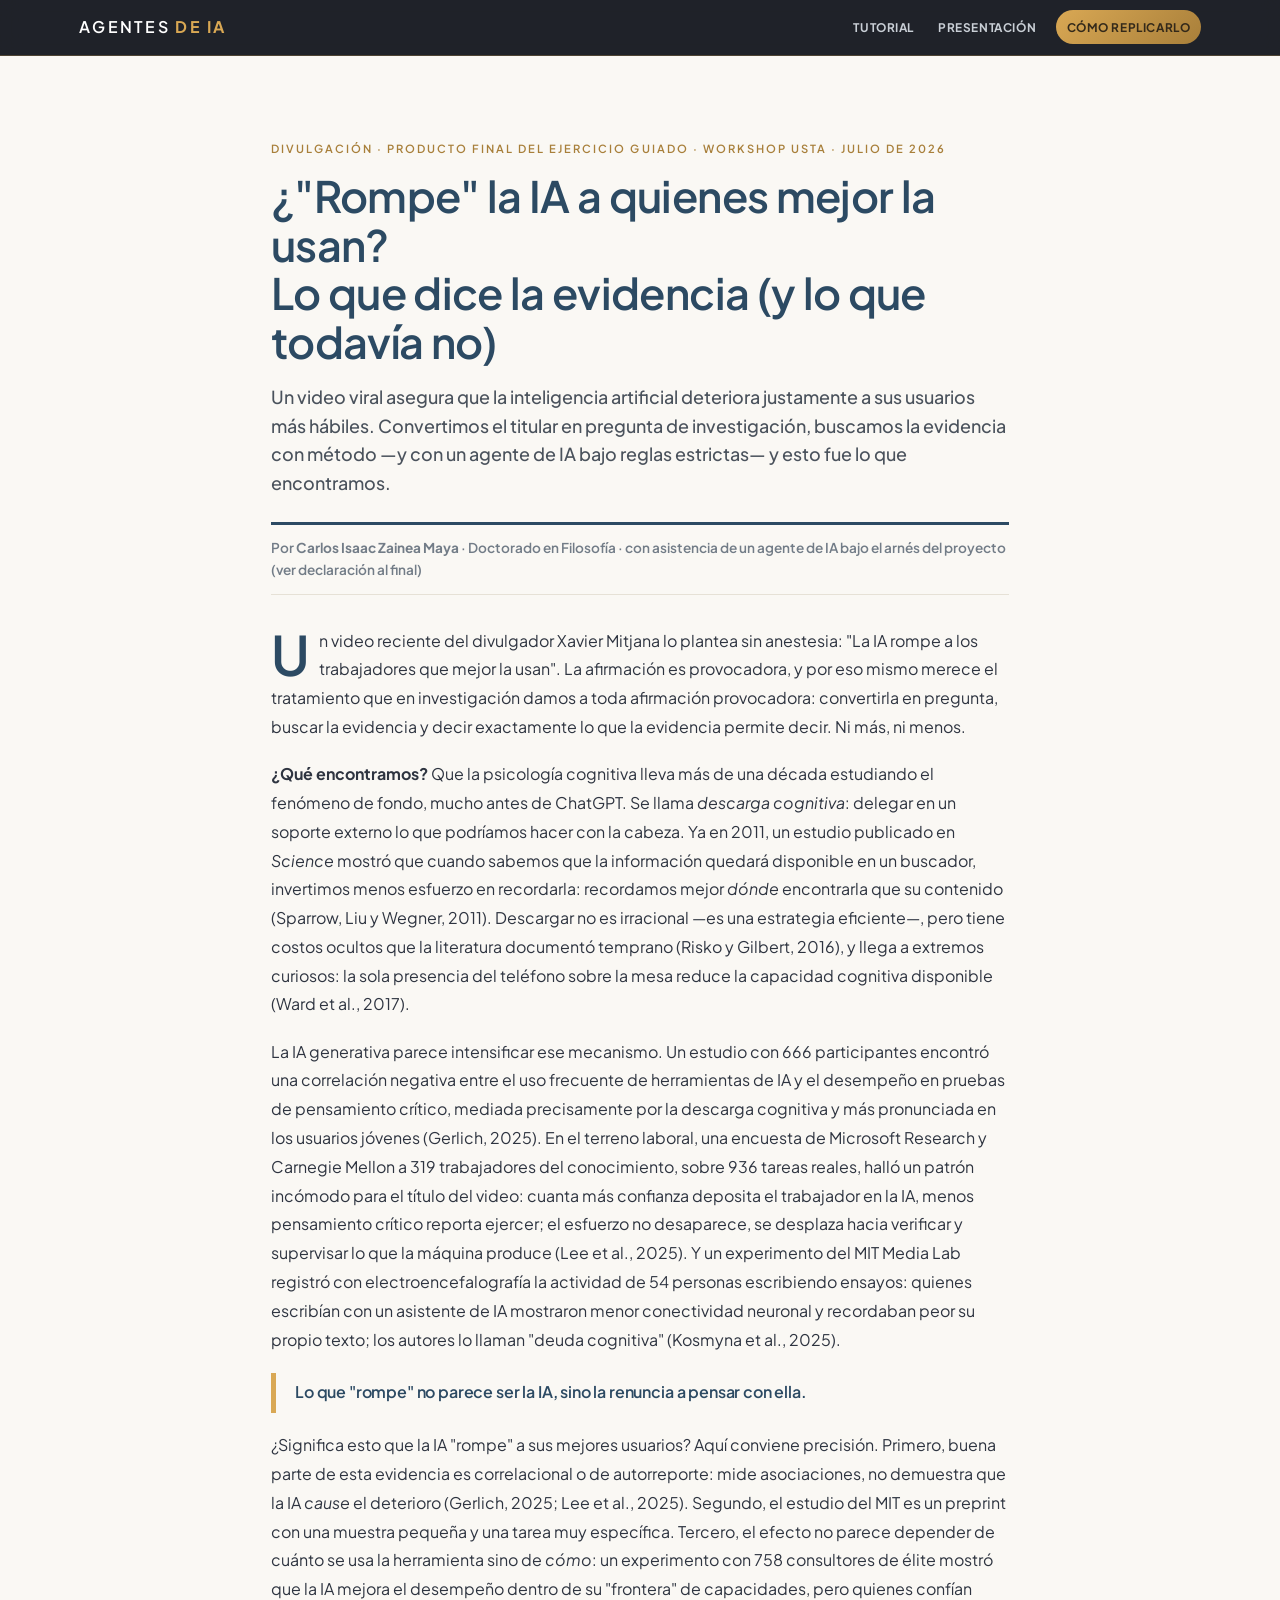
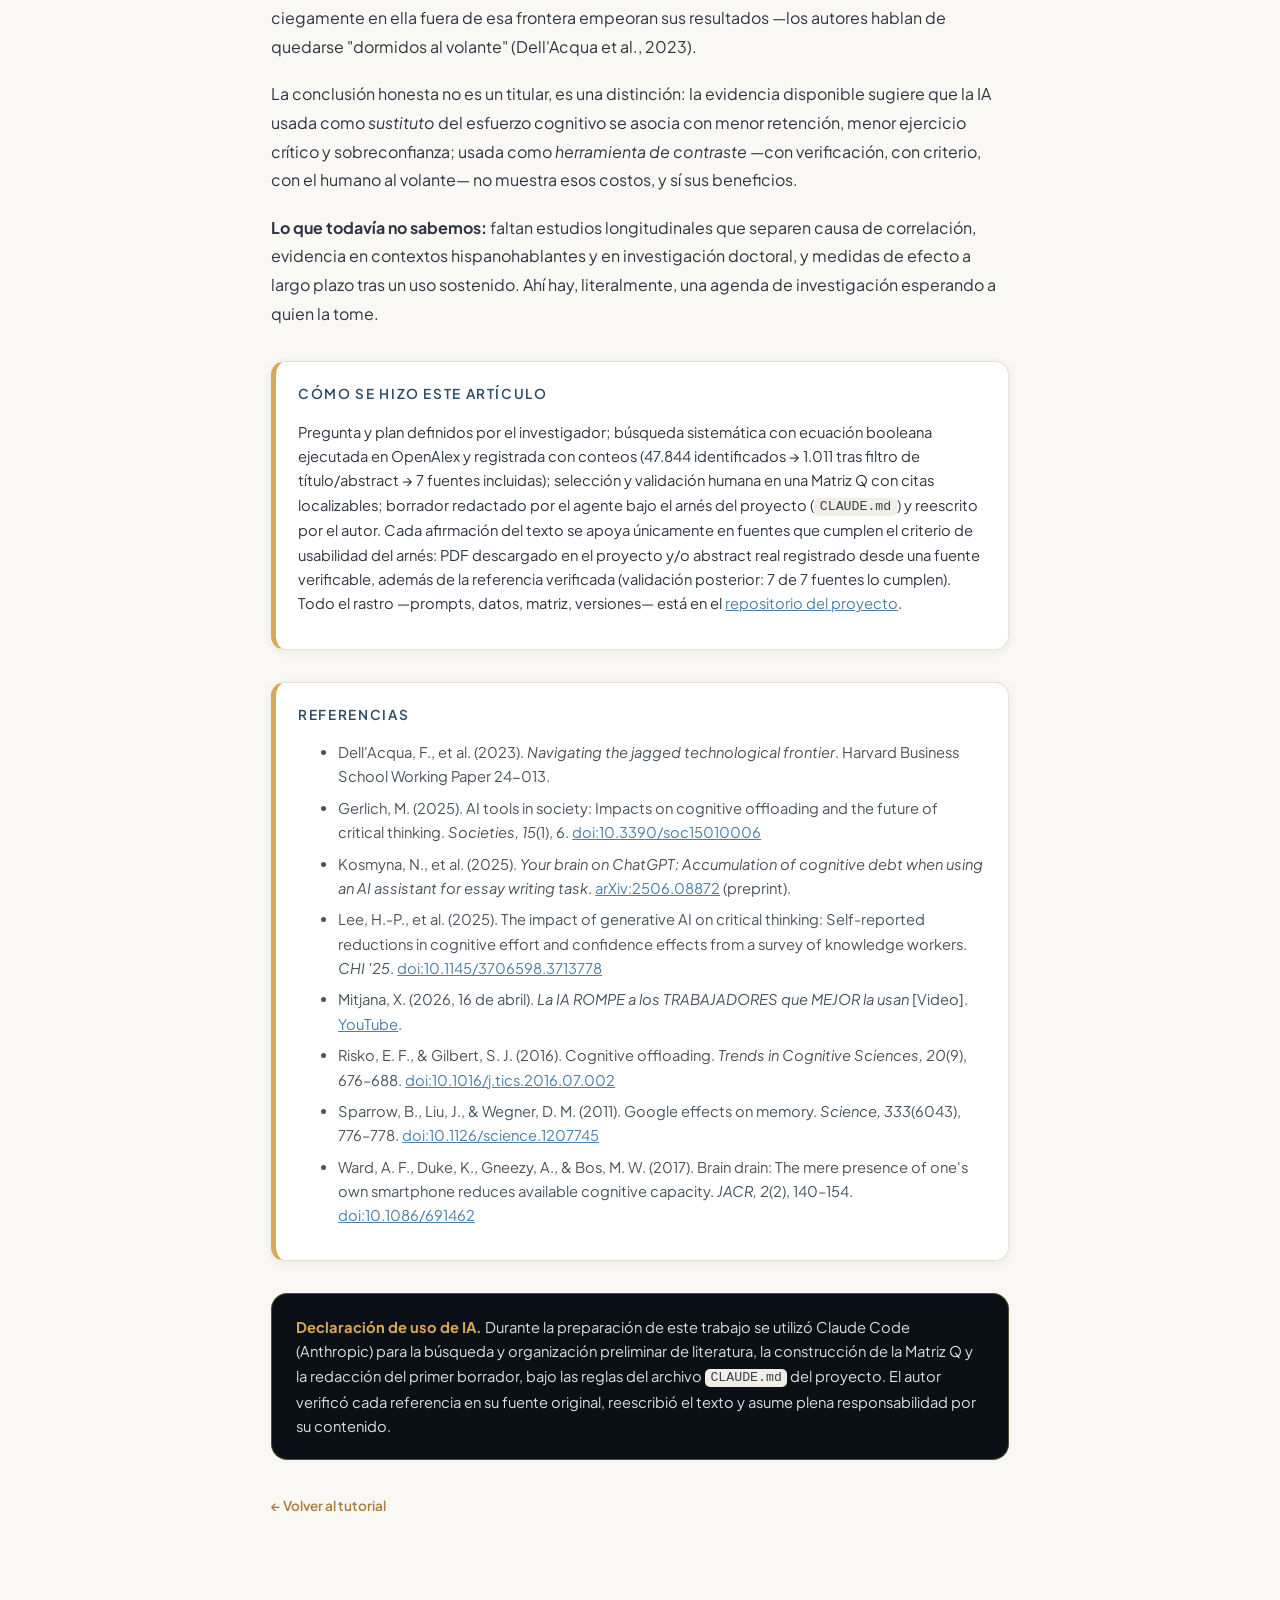
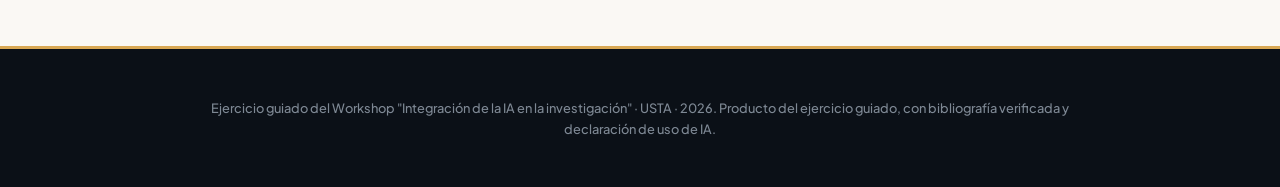
<file: articulo.html>
<!DOCTYPE html>
<html lang="es">
<head>
<meta charset="UTF-8">
<meta name="viewport" content="width=device-width, initial-scale=1.0">
<title>¿"Rompe" la IA a quienes mejor la usan? — Artículo de divulgación</title>
<meta name="description" content="Artículo de divulgación producido en el ejercicio guiado del Workshop USTA 2026: qué dice la evidencia sobre IA, carga cognitiva y pensamiento crítico.">
<link rel="icon" href="data:image/svg+xml,<svg xmlns='http://www.w3.org/2000/svg' viewBox='0 0 100 100'><text y='.9em' font-size='90'>📰</text></svg>">
<link rel="preconnect" href="https://fonts.googleapis.com">
<link rel="preconnect" href="https://fonts.gstatic.com" crossorigin>
<link href="https://fonts.googleapis.com/css2?family=Plus+Jakarta+Sans:ital,wght@0,200..800;1,200..800&display=swap" rel="stylesheet">
<link rel="stylesheet" href="assets/styles.css">
<style>
  .art-page{max-width:780px;margin:0 auto;padding:3.2rem 1.3rem 4rem}
  .art-back{font-size:.85rem;text-decoration:none;font-weight:600;color:var(--dorado-2)}
  .art-kick{font-size:.7rem;font-weight:600;letter-spacing:.18em;text-transform:uppercase;color:var(--dorado-2);margin:2rem 0 .9rem}
  h1.art-h{color:var(--azul);font-size:clamp(1.8rem,4.6vw,2.7rem);font-weight:600;line-height:1.13;letter-spacing:-.015em;margin:0 0 1rem}
  .art-stand{font-size:1.12rem;line-height:1.6;color:#4A525C;font-weight:500;margin:0 0 1.5rem}
  .art-by{font-size:.85rem;color:var(--muted);border-top:3px solid var(--azul);border-bottom:1px solid var(--line);padding:.75rem 0;margin-bottom:2rem;font-weight:600}
  .art-body p{font-size:1rem;line-height:1.8;margin:1.15rem 0}
  .art-body p:first-of-type::first-letter{font-size:3.4rem;float:left;line-height:.85;padding:.3rem .6rem 0 0;color:var(--azul);font-weight:600}
  .art-pull{font-size:1.3rem;font-weight:600;line-height:1.45;color:var(--azul);border-left:5px solid var(--dorado);padding:.35rem 0 .35rem 1.2rem;margin:1.9rem 0;letter-spacing:-.01em}
  .art-box{background:#fff;border:1px solid var(--line);border-left:5px solid var(--dorado);border-radius:14px;padding:1.2rem 1.4rem;margin:2rem 0;box-shadow:var(--sh-sm)}
  .art-box h3{margin:.1rem 0 .7rem;color:var(--azul);font-size:.85rem;font-weight:600;text-transform:uppercase;letter-spacing:.12em}
  .art-box p,.art-box li{font-size:.92rem}
  .art-refs{font-size:.85rem;color:#4A525C}
  .art-refs li{margin:.45rem 0}
  .art-decl{background:var(--azul-deep);color:#DCDFE3;border-radius:16px;padding:1.3rem 1.5rem;margin:2rem 0;font-size:.92rem;border:1px solid rgba(198,164,78,.4)}
  .art-decl b{color:var(--dorado)}
</style>
</head>
<body>
<nav class="topnav" aria-label="Navegación">
  <div class="nav-inner">
    <a class="brand" href="index.html">AGENTES<span>DE IA</span></a>
    <div class="nav-links">
      <a href="index.html">Tutorial</a>
      <a href="presentacion.html">Presentación</a>
      <a href="index.html#hazlo" class="nav-cta">Cómo replicarlo</a>
    </div>
  </div>
</nav>

<article class="art-page">
  <p class="art-kick">Divulgación · Producto final del ejercicio guiado · Workshop USTA · Julio de 2026</p>
  <h1 class="art-h">¿"Rompe" la IA a quienes mejor la usan?<br>Lo que dice la evidencia (y lo que todavía no)</h1>
  <p class="art-stand">Un video viral asegura que la inteligencia artificial deteriora justamente a sus
  usuarios más hábiles. Convertimos el titular en pregunta de investigación, buscamos la evidencia con
  método —y con un agente de IA bajo reglas estrictas— y esto fue lo que encontramos.</p>
  <p class="art-by">Por <strong>Carlos Isaac Zainea Maya</strong> · Doctorado en Filosofía ·
  con asistencia de un agente de IA bajo el arnés del proyecto (ver declaración al final)</p>

  <div class="art-body">
    <p>Un video reciente del divulgador Xavier Mitjana lo plantea sin anestesia: "La IA rompe a los
    trabajadores que mejor la usan". La afirmación es provocadora, y por eso mismo merece el tratamiento
    que en investigación damos a toda afirmación provocadora: convertirla en pregunta, buscar la
    evidencia y decir exactamente lo que la evidencia permite decir. Ni más, ni menos.</p>

    <p><strong>¿Qué encontramos?</strong> Que la psicología cognitiva lleva más de una década estudiando
    el fenómeno de fondo, mucho antes de ChatGPT. Se llama <em>descarga cognitiva</em>: delegar en un
    soporte externo lo que podríamos hacer con la cabeza. Ya en 2011, un estudio publicado en
    <em>Science</em> mostró que cuando sabemos que la información quedará disponible en un buscador,
    invertimos menos esfuerzo en recordarla: recordamos mejor <em>dónde</em> encontrarla que su contenido
    (Sparrow, Liu y Wegner, 2011). Descargar no es irracional —es una estrategia eficiente—, pero tiene
    costos ocultos que la literatura documentó temprano (Risko y Gilbert, 2016), y llega a extremos
    curiosos: la sola presencia del teléfono sobre la mesa reduce la capacidad cognitiva disponible
    (Ward et al., 2017).</p>

    <p>La IA generativa parece intensificar ese mecanismo. Un estudio con 666 participantes encontró una
    correlación negativa entre el uso frecuente de herramientas de IA y el desempeño en pruebas de
    pensamiento crítico, mediada precisamente por la descarga cognitiva y más pronunciada en los usuarios
    jóvenes (Gerlich, 2025). En el terreno laboral, una encuesta de Microsoft Research y Carnegie Mellon
    a 319 trabajadores del conocimiento, sobre 936 tareas reales, halló un patrón incómodo para el título
    del video: cuanta más confianza deposita el trabajador en la IA, menos pensamiento crítico reporta
    ejercer; el esfuerzo no desaparece, se desplaza hacia verificar y supervisar lo que la máquina produce
    (Lee et al., 2025). Y un experimento del MIT Media Lab registró con electroencefalografía la actividad
    de 54 personas escribiendo ensayos: quienes escribían con un asistente de IA mostraron menor
    conectividad neuronal y recordaban peor su propio texto; los autores lo llaman "deuda cognitiva"
    (Kosmyna et al., 2025).</p>

    <p class="art-pull">Lo que "rompe" no parece ser la IA, sino la renuncia a pensar con ella.</p>

    <p>¿Significa esto que la IA "rompe" a sus mejores usuarios? Aquí conviene precisión. Primero, buena
    parte de esta evidencia es correlacional o de autorreporte: mide asociaciones, no demuestra que la IA
    <em>cause</em> el deterioro (Gerlich, 2025; Lee et al., 2025). Segundo, el estudio del MIT es un
    preprint con una muestra pequeña y una tarea muy específica. Tercero, el efecto no parece depender de
    cuánto se usa la herramienta sino de <em>cómo</em>: un experimento con 758 consultores de élite mostró
    que la IA mejora el desempeño dentro de su "frontera" de capacidades, pero quienes confían ciegamente
    en ella fuera de esa frontera empeoran sus resultados —los autores hablan de quedarse "dormidos al
    volante" (Dell'Acqua et al., 2023).</p>

    <p>La conclusión honesta no es un titular, es una distinción: la evidencia disponible sugiere que la
    IA usada como <em>sustituto</em> del esfuerzo cognitivo se asocia con menor retención, menor ejercicio
    crítico y sobreconfianza; usada como <em>herramienta de contraste</em> —con verificación, con
    criterio, con el humano al volante— no muestra esos costos, y sí sus beneficios.</p>

    <p><strong>Lo que todavía no sabemos:</strong> faltan estudios longitudinales que separen causa de
    correlación, evidencia en contextos hispanohablantes y en investigación doctoral, y medidas de efecto
    a largo plazo tras un uso sostenido. Ahí hay, literalmente, una agenda de investigación esperando a
    quien la tome.</p>
  </div>

  <div class="art-box">
    <h3>Cómo se hizo este artículo</h3>
    <p>Pregunta y plan definidos por el investigador; búsqueda sistemática con ecuación booleana ejecutada
    en OpenAlex y registrada con conteos (47.844 identificados → 1.011 tras filtro de título/abstract →
    7 fuentes incluidas); selección y validación humana en una Matriz Q con citas localizables; borrador
    redactado por el agente bajo el arnés del proyecto (<code>CLAUDE.md</code>) y reescrito por el autor.
    Cada afirmación del texto se apoya únicamente en fuentes que cumplen el criterio de usabilidad del
    arnés: PDF descargado en el proyecto y/o abstract real registrado desde una fuente verificable,
    además de la referencia verificada (validación posterior: 7 de 7 fuentes lo cumplen).
    Todo el rastro —prompts, datos, matriz, versiones— está en el
    <a href="https://github.com/izainea/agentes-ia-investigacion">repositorio del proyecto</a>.</p>
  </div>

  <div class="art-box">
    <h3>Referencias</h3>
    <ul class="art-refs">
      <li>Dell'Acqua, F., et al. (2023). <em>Navigating the jagged technological frontier</em>. Harvard Business School Working Paper 24-013.</li>
      <li>Gerlich, M. (2025). AI tools in society: Impacts on cognitive offloading and the future of critical thinking. <em>Societies, 15</em>(1), 6. <a href="https://doi.org/10.3390/soc15010006">doi:10.3390/soc15010006</a></li>
      <li>Kosmyna, N., et al. (2025). <em>Your brain on ChatGPT: Accumulation of cognitive debt when using an AI assistant for essay writing task</em>. <a href="https://arxiv.org/abs/2506.08872">arXiv:2506.08872</a> (preprint).</li>
      <li>Lee, H.-P., et al. (2025). The impact of generative AI on critical thinking: Self-reported reductions in cognitive effort and confidence effects from a survey of knowledge workers. <em>CHI '25</em>. <a href="https://doi.org/10.1145/3706598.3713778">doi:10.1145/3706598.3713778</a></li>
      <li>Mitjana, X. (2026, 16 de abril). <em>La IA ROMPE a los TRABAJADORES que MEJOR la usan</em> [Video]. <a href="https://www.youtube.com/watch?v=fTj4RkCVBXw">YouTube</a>.</li>
      <li>Risko, E. F., &amp; Gilbert, S. J. (2016). Cognitive offloading. <em>Trends in Cognitive Sciences, 20</em>(9), 676–688. <a href="https://doi.org/10.1016/j.tics.2016.07.002">doi:10.1016/j.tics.2016.07.002</a></li>
      <li>Sparrow, B., Liu, J., &amp; Wegner, D. M. (2011). Google effects on memory. <em>Science, 333</em>(6043), 776–778. <a href="https://doi.org/10.1126/science.1207745">doi:10.1126/science.1207745</a></li>
      <li>Ward, A. F., Duke, K., Gneezy, A., &amp; Bos, M. W. (2017). Brain drain: The mere presence of one's own smartphone reduces available cognitive capacity. <em>JACR, 2</em>(2), 140–154. <a href="https://doi.org/10.1086/691462">doi:10.1086/691462</a></li>
    </ul>
  </div>

  <div class="art-decl">
    <b>Declaración de uso de IA.</b> Durante la preparación de este trabajo se utilizó Claude Code
    (Anthropic) para la búsqueda y organización preliminar de literatura, la construcción de la Matriz Q
    y la redacción del primer borrador, bajo las reglas del archivo <code>CLAUDE.md</code> del proyecto.
    El autor verificó cada referencia en su fuente original, reescribió el texto y asume plena
    responsabilidad por su contenido.
  </div>

  <p><a class="art-back" href="index.html#resultados">← Volver al tutorial</a></p>
</article>

<footer>
  <p class="mini">Ejercicio guiado del Workshop "Integración de la IA en la investigación" · USTA · 2026.
  Producto del ejercicio guiado, con bibliografía verificada y declaración de uso de IA.</p>
</footer>
</body>
</html>
</file>
<file: assets/styles.css>
/* ============================================================
   El uso de agentes de IA en la investigación — Workshop USTA 2026
   Identidad modernizada: tinta #0B1017 + ámbar cálido #D9A854
   (eco del dorado USTA), tipografía Plus Jakarta Sans,
   estética editorial cálida y ligera.
   ============================================================ */

:root{
  --azul:#2C4A63;
  --azul-2:#243B50;
  --azul-3:#16222E;
  --azul-deep:#0B1017;
  --celeste:#4C7FA6;
  --dorado:#D9A854;
  --dorado-2:#A87F3A;
  --dorado-soft:#EBD9AE;
  --bg:#FAF8F4;
  --tint:#F1EDE5;
  --card:#ffffff;
  --line:#E6E1D6;
  --text:#2E3440;
  --muted:#727C87;
  --ok:#2F8F5B;
  --warn:#b06e0d;
  --rojo:#C25353;
  --sans:'Plus Jakarta Sans','Segoe UI',system-ui,-apple-system,Arial,sans-serif;
  --mono:Consolas,'Cascadia Mono',Menlo,monospace;
  --sh-sm:0 2px 10px rgba(0,27,56,.07);
  --sh-md:0 10px 30px rgba(0,27,56,.10);
  --sh-lg:0 18px 50px rgba(0,17,40,.35);
  --r:18px;
}

*{box-sizing:border-box}
html{scroll-behavior:smooth;scroll-padding-top:76px}
body{margin:0;font-family:var(--sans);color:var(--text);background:var(--bg);line-height:1.65;font-size:16px}
img,svg{max-width:100%}
a{color:var(--celeste)}
code{font-family:var(--mono);background:#F1EEE7;color:#39424C;border-radius:5px;padding:.08rem .35rem;font-size:.9em}
:focus-visible{outline:3px solid var(--dorado);outline-offset:2px;border-radius:6px}

/* ---------- Animación de aparición ---------- */
.rv{opacity:0;transform:translateY(22px);transition:opacity .6s ease,transform .6s ease}
.rv-in{opacity:1;transform:none}
@media (prefers-reduced-motion:reduce){.rv{opacity:1;transform:none;transition:none}}

/* ---------- Navegación ---------- */
.topnav{position:sticky;top:0;z-index:60;background:rgba(12,16,23,.92);
  backdrop-filter:blur(12px);-webkit-backdrop-filter:blur(12px);
  border-bottom:1px solid rgba(217,168,84,.25)}
.nav-inner{max-width:1160px;margin:0 auto;padding:.65rem 1.2rem;display:flex;align-items:center;gap:1.2rem;flex-wrap:wrap}
.brand{color:#fff;text-decoration:none;font-weight:600;font-size:1rem;letter-spacing:.14em}
.brand span{color:var(--dorado);font-weight:700;margin-left:.35rem;letter-spacing:.14em}
.nav-links{display:flex;gap:.2rem;flex-wrap:wrap;margin-left:auto;align-items:center}
.nav-links a{color:#C9CFD6;text-decoration:none;font-size:.74rem;font-weight:700;
  letter-spacing:.05em;text-transform:uppercase;padding:.45rem .65rem;border-radius:999px;
  white-space:nowrap;transition:background .2s,color .2s}
.nav-links a:hover,.nav-links a.is-here{background:rgba(217,168,84,.18);color:#fff}
.nav-links a.nav-cta{background:linear-gradient(135deg,var(--dorado),var(--dorado-2));
  color:#33291A;margin-left:.4rem}
.nav-links a.nav-cta:hover{filter:brightness(1.08);color:#33291A}

/* ---------- Hero ---------- */
.hero{position:relative;overflow:hidden;color:#fff;text-align:center;
  background:
    radial-gradient(900px 460px at 82% -12%, rgba(217,168,84,.28), transparent 60%),
    radial-gradient(700px 420px at -8% 108%, rgba(76,127,166,.35), transparent 55%),
    linear-gradient(155deg,var(--azul-deep) 0%,var(--azul-3) 45%,var(--azul) 100%)}
.hero::before{content:"";position:absolute;inset:0;pointer-events:none;opacity:.5;
  background-image:
    linear-gradient(rgba(255,255,255,.045) 1px,transparent 1px),
    linear-gradient(90deg,rgba(255,255,255,.045) 1px,transparent 1px);
  background-size:44px 44px;
  mask-image:radial-gradient(closest-side at 50% 40%,black,transparent)}
.hero-inner{position:relative;max-width:1000px;margin:0 auto;padding:5.2rem 1.4rem 4.2rem}
.eyebrow{font-size:.7rem;font-weight:600;letter-spacing:.22em;text-transform:uppercase;
  color:var(--dorado);margin:0 0 1.2rem;display:flex;align-items:center;gap:.55rem;flex-wrap:wrap}
.hero .eyebrow{justify-content:center}
.eye-num{display:inline-grid;place-items:center;min-width:1.7rem;height:1.7rem;
  border:1.5px solid var(--dorado);border-radius:6px;color:var(--dorado);font-size:.72rem;padding:0 .3rem}
.hero h1{font-size:clamp(2.3rem,6vw,4rem);font-weight:600;line-height:1.06;
  letter-spacing:-.02em;margin:.2rem 0 1.3rem}
.hero h1 em{font-style:normal;color:var(--dorado);
  background:linear-gradient(120deg,#e8cf8f,var(--dorado) 60%);
  -webkit-background-clip:text;background-clip:text;-webkit-text-fill-color:transparent}
.hero-sub{font-size:clamp(1rem,2.1vw,1.18rem);color:#C9CFD6;margin:0 0 .9rem;font-weight:500}
.hero-meta{color:#939EA9;font-size:.85rem;font-weight:600;margin:0 0 2rem}
.hero-hook{display:inline-flex;gap:.7rem;align-items:center;text-align:left;
  background:rgba(217,168,84,.1);border:1px solid rgba(217,168,84,.5);color:#f0e3bd;
  padding:.85rem 1.25rem;border-radius:16px;font-size:.92rem;max-width:44rem;font-weight:500}
.hook-dot{width:.6rem;height:.6rem;border-radius:50%;background:var(--dorado);flex:none;
  box-shadow:0 0 0 0 rgba(217,168,84,.7);animation:pulse 2.2s infinite}
@keyframes pulse{70%{box-shadow:0 0 0 12px rgba(217,168,84,0)}100%{box-shadow:0 0 0 0 rgba(217,168,84,0)}}
.agenda-chips{margin-top:2rem;display:flex;gap:.5rem;justify-content:center;flex-wrap:wrap}
.agenda-chips span{border:1px solid rgba(255,255,255,.25);color:#D9DCE0;font-size:.72rem;
  font-weight:700;letter-spacing:.06em;text-transform:uppercase;padding:.4rem .85rem;border-radius:999px}

/* ---------- Secciones ---------- */
main{display:block}
section{max-width:1160px;margin:0 auto;padding:4.4rem 1.4rem 3.2rem}
section h2{font-size:clamp(1.7rem,3.8vw,2.5rem);font-weight:600;line-height:1.12;
  letter-spacing:-.015em;color:var(--azul);margin:.2rem 0 1.4rem}
.section-dark,.section-tint{max-width:none;padding-left:0;padding-right:0}
.sec-inner{max-width:1160px;margin:0 auto;padding:0 1.4rem}
.section-dark{background:
  radial-gradient(800px 400px at 90% 0%, rgba(217,168,84,.14), transparent 55%),
  linear-gradient(160deg,var(--azul-deep),var(--azul-3) 55%,var(--azul-2));color:#EFEBE3}
.section-dark h2{color:#fff}
.section-dark a{color:var(--dorado)}
.section-tint{background:var(--tint)}
.eyebrow.gold,.section-dark .eyebrow{color:var(--dorado)}
section>.eyebrow,.sec-inner>.eyebrow{color:var(--dorado-2)}
.section-dark .eye-num{border-color:var(--dorado);color:var(--dorado)}
.lead{font-size:1.05rem;max-width:62rem;font-weight:500}
.mini{font-size:.8rem;color:var(--muted);font-weight:500}
.section-dark .mini{color:#9AA5AF}
.h3-line{font-size:1.18rem;font-weight:600;color:var(--azul);margin:2.6rem 0 1rem;
  padding-top:1.2rem;border-top:2px solid var(--line);letter-spacing:-.01em}
.h3-line.light,.section-dark .h3-line{color:#fff;border-top-color:rgba(255,255,255,.16)}
.h3-line .mini{font-weight:600}
.tag-live{font-size:.66rem;background:linear-gradient(135deg,var(--dorado),var(--dorado-2));
  color:#33291A;border-radius:999px;padding:.28rem .7rem;vertical-align:middle;
  letter-spacing:.08em;text-transform:uppercase;font-weight:600;margin-left:.4rem}

/* ---------- Tarjetas ---------- */
.cards-3{display:grid;grid-template-columns:repeat(3,1fr);gap:1.1rem}
.cards-4{display:grid;grid-template-columns:repeat(4,1fr);gap:1.1rem}
.card{position:relative;background:var(--card);border:1px solid var(--line);border-radius:var(--r);
  padding:1.5rem 1.4rem 1.3rem;box-shadow:var(--sh-sm);overflow:hidden;
  transition:transform .2s ease,box-shadow .2s ease}
.card::before{content:"";position:absolute;top:0;left:0;right:0;height:4px;
  background:linear-gradient(90deg,var(--dorado),var(--azul))}
.card:hover{transform:translateY(-4px);box-shadow:var(--sh-md)}
.card-ico{font-size:1.7rem;margin-bottom:.5rem}
.card h3{margin:.1rem 0 .55rem;color:var(--azul);font-size:1.06rem;font-weight:600}
.card p{font-size:.93rem;margin:.4rem 0}

.card-dark{position:relative;background:rgba(255,255,255,.05);border:1px solid rgba(255,255,255,.13);
  border-radius:var(--r);padding:1.4rem 1.3rem 1.2rem}
.cd-num{position:absolute;top:1rem;right:1.1rem;font-weight:600;font-size:1.5rem;
  color:rgba(217,168,84,.4);letter-spacing:-.02em}
.card-dark h3{color:var(--dorado);font-size:1rem;font-weight:600;margin:.1rem 0 .7rem;line-height:1.3}
.card-dark p{font-size:.88rem;margin:.5rem 0}
.ojo{background:rgba(194,59,59,.16);border-left:3px solid #e07a7a;padding:.6rem .75rem;border-radius:8px}

.split{display:grid;grid-template-columns:1fr 1fr;gap:1.8rem;align-items:start;margin:1.3rem 0}

/* ---------- Ruta completa del proyecto (clic → modal) ---------- */
.ruta-grid{display:grid;grid-template-columns:repeat(4,1fr);gap:.8rem;margin:1.4rem 0 .4rem}
.ruta-card{position:relative;background:#fff;border:2px solid var(--azul);border-radius:14px;
  padding:1rem 2rem .9rem 3.1rem;text-align:left;cursor:pointer;font-family:var(--sans);
  transition:transform .15s,box-shadow .2s,border-color .2s;box-shadow:var(--sh-sm)}
.ruta-card:hover{transform:translateY(-3px);box-shadow:var(--sh-md);border-color:var(--dorado-2)}
.ruta-card .rn{position:absolute;left:.85rem;top:1rem;width:1.7rem;height:1.7rem;border-radius:50%;
  background:linear-gradient(135deg,var(--azul),var(--celeste));color:#fff;font-weight:600;
  display:grid;place-items:center;font-size:.85rem}
.ruta-card b{display:block;color:var(--azul);font-size:.93rem;font-weight:600;line-height:1.2}
.ruta-card .rd{display:block;font-size:.75rem;color:var(--muted);font-weight:600;margin-top:.15rem}
.ruta-card::after{content:"+";position:absolute;right:.75rem;top:.6rem;color:var(--dorado-2);
  font-weight:600;font-size:1.15rem}
.ruta-hint{margin:.3rem 0 0}

/* ---------- Modal (subventana por etapa) ---------- */
.modal-back{position:fixed;inset:0;z-index:80;background:rgba(10,14,20,.66);
  backdrop-filter:blur(3px);-webkit-backdrop-filter:blur(3px);
  display:flex;align-items:center;justify-content:center;padding:2rem 1rem}
.modal-back.hidden{display:none}
.modal{position:relative;background:var(--bg);border-radius:20px;max-width:46rem;width:100%;
  max-height:86vh;overflow-y:auto;padding:1.7rem 1.9rem;box-shadow:0 30px 80px rgba(0,9,20,.55)}
.modal-close{position:absolute;top:1rem;right:1rem;background:var(--azul);color:#fff;
  border:none;width:2.2rem;height:2.2rem;border-radius:50%;font-size:1rem;cursor:pointer;
  font-weight:600;font-family:var(--sans)}
.modal-close:hover{background:var(--dorado-2)}
.modal h4{color:var(--azul);font-weight:600;font-size:1.25rem;margin:.1rem 0 .7rem;
  letter-spacing:-.01em;padding-right:2.4rem}
.modal-eye{margin:0 0 .3rem}
.modal .m-cards{grid-template-columns:1fr 1fr 1fr}
.modal .tip{margin:1rem 0}
body.modal-open{overflow:hidden}
@media (max-width:900px){.ruta-grid{grid-template-columns:1fr 1fr}.modal .m-cards{grid-template-columns:1fr}}
@media (max-width:560px){.ruta-grid{grid-template-columns:1fr}}

/* ---------- Métodos ---------- */
.chips-metodos{display:flex;flex-wrap:wrap;gap:.5rem;margin:1.1rem 0 2rem}
.chips-metodos span{border:1.5px solid var(--dorado);color:var(--azul);background:#fff;
  font-size:.78rem;font-weight:700;padding:.4rem .85rem;border-radius:999px;letter-spacing:.02em}

.salto{display:flex;align-items:stretch;gap:.5rem;flex-wrap:wrap;margin:1.6rem 0 .5rem}
.salto-box{flex:1;min-width:9rem;background:#fff;border:2px solid var(--azul);border-radius:12px;
  padding:.7rem .9rem;text-align:center;box-shadow:var(--sh-sm)}
.salto-box b{display:block;color:var(--azul);font-weight:600;font-size:.98rem}
.salto-box span{font-size:.78rem;color:var(--muted);font-weight:600}
.salto-box.gold{background:linear-gradient(135deg,#f4e8c8,var(--dorado-soft));border-color:var(--dorado-2)}
.salto-box.gold b{color:#6d5716}
.salto-arr{align-self:center;color:var(--dorado-2);font-weight:600;font-size:1.2rem}
.salto-cap{font-size:.9rem;color:var(--muted);margin:.4rem 0 0}

.m-cards{display:grid;grid-template-columns:repeat(3,1fr);gap:.9rem;margin:.9rem 0 1.2rem}
.m-card{background:#fff;border:1px solid var(--line);border-radius:12px;overflow:hidden;box-shadow:var(--sh-sm)}
.m-head{background:var(--azul);color:#fff;font-weight:600;font-size:.88rem;padding:.55rem .8rem;text-align:center}
.m-head em{font-style:normal;font-weight:600;color:var(--dorado-soft);font-size:.72rem;display:block;letter-spacing:.06em;text-transform:uppercase}
.m-card p{margin:0;padding:.7rem .85rem;font-size:.86rem}

.smart{background:#fff;border:1px solid var(--line);border-left:5px solid var(--dorado);
  border-radius:12px;padding:.9rem 1.1rem;margin:1rem 0;box-shadow:var(--sh-sm)}
.smart-head{font-weight:600;color:var(--azul);margin-bottom:.6rem}
.smart-head b{color:var(--dorado-2)}
.smart-grid{display:flex;flex-wrap:wrap;gap:.5rem}
.smart-grid span{background:var(--tint);border-radius:8px;padding:.4rem .7rem;font-size:.83rem;font-weight:600}
.smart-grid b{color:var(--azul);margin-right:.25rem;font-weight:600}
.smart-est{margin:.7rem 0 0;font-size:.88rem;background:var(--azul);color:#fff;
  border-radius:8px;padding:.55rem .8rem;font-weight:600}
.smart-est strong{color:var(--dorado-soft)}

.eq-steps{display:flex;align-items:center;gap:.45rem;flex-wrap:wrap;margin:1rem 0 .5rem}
.eq-steps div{background:#fff;border:2px solid var(--azul);border-radius:10px;min-width:6.4rem;
  padding:.45rem .6rem;text-align:center;box-shadow:var(--sh-sm)}
.eq-steps b{display:block;color:var(--dorado-2);font-size:.75rem;font-weight:600}
.eq-steps span{font-weight:700;color:var(--azul);font-size:.88rem}
.eq-steps i{color:var(--dorado-2);font-weight:600;font-style:normal}
.ops{font-size:.88rem;background:var(--tint);border-radius:10px;padding:.6rem .9rem}
.ej-seminario{margin:.8rem 0}
.ej-seminario summary{cursor:pointer;font-weight:700;color:var(--dorado-2);font-size:.9rem}
.pico-table{width:100%;border-collapse:collapse;margin:.7rem 0;background:#fff;
  border:1px solid var(--line);border-radius:10px;overflow:hidden;font-size:.86rem}
.pico-table th{background:var(--azul);color:#fff;text-align:left;padding:.5rem .8rem}
.pico-table td{padding:.45rem .8rem;border-top:1px solid var(--line)}
.pico-table td:first-child{white-space:nowrap;font-weight:600}
.eq-final{background:var(--azul-deep);color:#E9E4DA;border-radius:10px;padding:.8rem 1rem;
  font-family:var(--mono);font-size:.78rem;white-space:pre-wrap;margin:.4rem 0 0}

/* ---------- Ciclo del agente ---------- */
.ciclo{display:flex;gap:.5rem;flex-wrap:wrap}
.ciclo-btn{border:2px solid var(--azul);background:#fff;color:var(--azul);font-weight:600;
  font-family:var(--sans);padding:.55rem .95rem;border-radius:999px;cursor:pointer;font-size:.88rem;
  transition:background .2s,color .2s,transform .15s}
.ciclo-btn:hover{transform:translateY(-2px)}
.ciclo-btn.is-active{background:var(--azul);color:#fff}
.ciclo-panel{margin-top:1rem;background:var(--card);border:1px solid var(--line);
  border-left:5px solid var(--dorado);border-radius:12px;padding:1rem 1.2rem;min-height:7.6rem;
  box-shadow:var(--sh-sm)}
.ciclo-panel p{margin:.2rem 0;font-size:.93rem}

.mini-table{width:100%;border-collapse:collapse;background:#fff;border:1px solid var(--line);
  border-radius:12px;overflow:hidden;font-size:.88rem;box-shadow:var(--sh-sm)}
.mini-table th,.mini-table td{padding:.55rem .8rem;border-bottom:1px solid var(--line);text-align:left}
.mini-table th{background:var(--azul);color:#fff;font-weight:700}
.mini-table tr:last-child td{border-bottom:none}
.mini-table td:nth-child(2),.mini-table td:nth-child(3),.mini-table td:nth-child(4),
.mini-table th:nth-child(2),.mini-table th:nth-child(3),.mini-table th:nth-child(4){text-align:center}
.mini-table.t4 th,.mini-table.t4 td{padding:.5rem .55rem;font-size:.83rem}

/* ---------- Escalera de agencia ---------- */
.esc-grid{display:grid;grid-template-columns:repeat(4,1fr);gap:.9rem;margin:1.1rem 0;align-items:end}
.esc{position:relative;background:#fff;border:1px solid var(--line);border-radius:14px;
  padding:1.05rem 1rem .85rem;box-shadow:var(--sh-sm)}
.esc:nth-child(2){margin-top:-.7rem}
.esc:nth-child(3){margin-top:-1.4rem}
.esc:nth-child(4){margin-top:-2.1rem}
.esc-n{position:absolute;top:-.85rem;left:.9rem;width:1.7rem;height:1.7rem;border-radius:50%;
  background:linear-gradient(135deg,var(--azul),var(--celeste));color:#fff;font-weight:600;
  display:grid;place-items:center;font-size:.85rem;box-shadow:var(--sh-sm)}
.esc b{display:block;color:var(--azul);font-size:.92rem;font-weight:600;margin:.3rem 0 .35rem;line-height:1.25}
.esc p{font-size:.82rem;margin:.2rem 0 .5rem}
.esc small{display:block;font-size:.7rem;font-weight:700;color:var(--muted);
  text-transform:uppercase;letter-spacing:.05em;border-top:1px dashed var(--line);padding-top:.45rem}
.esc.gold{background:linear-gradient(160deg,#fdf9ec,#f6ecd2);border-color:var(--dorado-2)}
.esc.gold .esc-n{background:linear-gradient(135deg,var(--dorado),var(--dorado-2))}
.esc.gold b{color:#6d5716}
.esc.gold small{color:#8a6f28;border-top-color:#dcc98f}
.ciclo-rol{border-top:1px dashed var(--line);padding-top:.5rem;font-size:.87rem;color:#3E4650}
@media (max-width:980px){.esc-grid{grid-template-columns:1fr 1fr}.esc,.esc:nth-child(n){margin-top:0}}
@media (max-width:680px){.esc-grid{grid-template-columns:1fr}}

.tip{background:#fbf5e3;border:1px solid #ecd9a3;border-radius:14px;padding:.9rem 1.1rem;
  margin:1.5rem 0;font-size:.92rem;box-shadow:var(--sh-sm)}
.tip-dark{background:rgba(217,168,84,.1);border-color:rgba(217,168,84,.4);color:#eee4c8;box-shadow:none}

/* ---------- Pestañas de herramienta (subagentes) ---------- */
.ag-tabs{display:flex;gap:.5rem;flex-wrap:wrap;margin:.9rem 0 .8rem}
.ag-tab{border:2px solid var(--azul);background:#fff;color:var(--azul);font-weight:600;
  font-family:var(--sans);padding:.5rem .95rem;border-radius:999px;cursor:pointer;
  font-size:.85rem;transition:background .2s,color .2s,transform .15s}
.ag-tab:hover{transform:translateY(-2px)}
.ag-tab.is-active{background:var(--azul);color:#fff}
.ag-star{display:inline-block;background:linear-gradient(135deg,var(--dorado),var(--dorado-2));
  color:#33291A;border-radius:999px;padding:.1rem .55rem;font-size:.66rem;font-weight:600;
  letter-spacing:.04em;margin-left:.35rem;vertical-align:middle}
.term-note{margin:0;padding:.8rem 1.3rem 1rem;font-size:.8rem;color:#9AA5AF;
  border-top:1px dashed rgba(255,255,255,.15)}
.term-note code{background:rgba(255,255,255,.12);color:#e6d9ae}

/* ---------- Terminal ---------- */
.terminal,.subagente-config{background:var(--azul-deep);border-radius:var(--r);overflow:hidden;
  box-shadow:var(--sh-lg);margin:.7rem 0 1.2rem;border:1px solid rgba(217,168,84,.25)}
.term-bar{display:flex;align-items:center;gap:.45rem;background:#0B1017;padding:.6rem 1rem}
.dot{width:.7rem;height:.7rem;border-radius:50%}
.dot.r{background:#ff5f57}.dot.y{background:#febc2e}.dot.g{background:#28c840}
.term-title{color:#7E8894;font-size:.78rem;font-family:var(--mono);margin-left:.4rem}
.term-play{margin-left:auto;background:linear-gradient(135deg,var(--dorado),var(--dorado-2));
  border:none;color:#33291A;font-weight:600;font-family:var(--sans);
  padding:.35rem .9rem;border-radius:999px;cursor:pointer;font-size:.78rem;letter-spacing:.04em}
.term-play:hover{filter:brightness(1.08)}
.term-body{padding:1.1rem 1.3rem;font-family:var(--mono);font-size:.85rem;line-height:1.6;
  color:#D9DCE0;min-height:15rem;white-space:pre-wrap}
.term-body .u{color:#ecd9a3}
.term-body .a{color:#8FB0CC}
.badge-sim{font-size:.62rem;background:linear-gradient(135deg,var(--dorado),var(--dorado-2));
  color:#33291A;border-radius:999px;padding:.22rem .65rem;vertical-align:middle;
  letter-spacing:.1em;font-weight:600}
.config-body{margin:0;padding:1.1rem 1.3rem;font-family:var(--mono);font-size:.83rem;
  line-height:1.6;color:#D9DCE0;white-space:pre-wrap}

.pasos-instalar{margin-top:1rem}
.dl-grid{display:grid;grid-template-columns:1fr 1fr;gap:1.1rem;margin:.6rem 0 1rem}
.dl-card{background:#fff;border:1px solid var(--line);border-radius:var(--r);
  padding:1.2rem 1.3rem;box-shadow:var(--sh-sm)}
.dl-head{display:flex;gap:.8rem;align-items:center;margin-bottom:.7rem}
.dl-ico{font-size:1.9rem}
.dl-head b{color:var(--azul);font-size:1.02rem;font-weight:600;display:block}
.dl-head small{color:var(--muted);font-weight:600;font-size:.78rem}
.dl-steps{margin:.4rem 0 .9rem;padding-left:1.25rem}
.dl-steps li{margin:.5rem 0;font-size:.9rem}
.dl-opt{font-weight:600;color:var(--dorado-2)}
.dl-links{display:flex;gap:.8rem;align-items:center;flex-wrap:wrap}
.dl-btn{display:inline-block;background:linear-gradient(135deg,var(--dorado),var(--dorado-2));
  color:#33291A;text-decoration:none;font-weight:600;font-size:.85rem;border-radius:999px;
  padding:.55rem 1.1rem;letter-spacing:.02em;box-shadow:0 5px 14px rgba(217,168,84,.35);
  transition:transform .15s,filter .2s}
.dl-btn:hover{transform:translateY(-2px);filter:brightness(1.06)}
.dl-link{font-size:.83rem;font-weight:700;color:var(--celeste)}
.dl-alt{margin-top:.9rem;border-top:1px dashed var(--line);padding-top:.7rem}
.dl-alt summary{cursor:pointer;font-weight:600;font-size:.85rem;color:var(--dorado-2)}
.dl-alt pre{background:var(--azul-deep);color:#D9DCE0;border-radius:9px;padding:.55rem .8rem;
  font-family:var(--mono);font-size:.78rem;overflow-x:auto;margin:.3rem 0 .6rem}
.dl-full{margin:1.1rem 0 1rem}
.dl-full .split{margin:.6rem 0 .4rem}
@media (max-width:820px){.dl-grid{grid-template-columns:1fr}}
.steps-line{counter-reset:st;list-style:none;padding:0;margin:.5rem 0;display:grid;gap:.6rem}
.steps-line li{background:#fff;border:1px solid var(--line);border-radius:12px;
  padding:.8rem 1rem .8rem 3.2rem;position:relative;box-shadow:var(--sh-sm);font-size:.95rem}
.steps-line li::before{counter-increment:st;content:counter(st);position:absolute;left:.8rem;top:.7rem;
  width:1.7rem;height:1.7rem;border-radius:50%;background:linear-gradient(135deg,var(--azul),var(--celeste));
  color:#fff;font-weight:600;display:grid;place-items:center;font-size:.85rem}
.steps-line.big li{font-size:1rem}
.steps-line.letters li::before{content:attr(data-n)}

/* ---------- El caso ---------- */
.video-embed{position:relative;aspect-ratio:16/9;border-radius:14px;overflow:hidden;
  margin:0 0 1.3rem;border:1px solid rgba(217,168,84,.45);box-shadow:0 14px 40px rgba(0,9,20,.5);
  background:#000;cursor:pointer}
.video-embed iframe,.video-embed img{position:absolute;inset:0;width:100%;height:100%;border:0}
.video-embed img{object-fit:cover;transition:transform .25s ease,opacity .25s ease}
.video-embed:hover img{transform:scale(1.03);opacity:.85}
.video-play{position:absolute;top:50%;left:50%;transform:translate(-50%,-50%);
  width:4.2rem;height:3rem;display:grid;place-items:center;font-size:1.15rem;color:#33291A;
  background:linear-gradient(135deg,var(--dorado),var(--dorado-2));border-radius:14px;
  box-shadow:0 8px 24px rgba(0,0,0,.45);transition:transform .2s ease}
.video-embed:hover .video-play{transform:translate(-50%,-50%) scale(1.08)}
.claim{font-size:clamp(1.3rem,2.7vw,1.75rem);font-weight:600;line-height:1.35;
  border-left:5px solid var(--dorado);margin:0 0 1.3rem;padding:.5rem 0 .5rem 1.3rem;color:#fff;
  letter-spacing:-.01em}
.claim strong{color:var(--dorado)}
.claim cite{display:block;font-style:normal;font-size:.83rem;font-weight:600;
  color:#9AA5AF;margin-top:.8rem}
.preg-card{background:rgba(255,255,255,.055);border:1px solid rgba(217,168,84,.35);
  border-radius:var(--r);padding:1.5rem 1.5rem;box-shadow:var(--sh-lg)}
.preg-card h3{color:var(--dorado);margin:.1rem 0 .8rem;font-size:.78rem;font-weight:600;
  text-transform:uppercase;letter-spacing:.14em}
.preg-central{font-size:1.14rem;font-weight:700;line-height:1.5;color:#fff;margin:.2rem 0 .8rem}
.q-list{padding-left:0;list-style:none;margin:.8rem 0}
.q-list li{margin:.5rem 0;font-size:.9rem;padding-left:2.4rem;position:relative}
.q-list strong{position:absolute;left:0;top:.05rem;background:rgba(217,168,84,.18);
  border:1px solid rgba(217,168,84,.5);color:var(--dorado);border-radius:7px;
  font-size:.72rem;padding:.12rem .4rem}
.hipo{font-size:.87rem;color:#C0C7CF;border-top:1px dashed rgba(255,255,255,.25);padding-top:.8rem}

/* ---------- Prompts / builder ---------- */
.piezas{display:flex;flex-wrap:wrap;gap:.5rem;margin:.8rem 0 1.5rem}
.pieza{background:#fff;border:1.5px solid var(--azul);border-radius:999px;padding:.45rem .9rem;
  font-size:.82rem;color:var(--azul);font-weight:600}
.pieza b{margin-right:.3rem;font-weight:600}
.pieza.gold{background:linear-gradient(135deg,var(--dorado),var(--dorado-2));border-color:var(--dorado-2);color:#33291A}
.prompt-ej{border-radius:var(--r);padding:1.1rem 1.2rem;border:1px solid var(--line);
  background:#fff;box-shadow:var(--sh-sm)}
.prompt-ej h4{margin:.1rem 0 .7rem;font-weight:600}
.prompt-ej.debil h4{color:var(--rojo)}
.prompt-ej.fuerte h4{color:var(--ok)}
.prompt-ej.fuerte{border-color:#bfdccb;background:#f3faf5}
.prompt-ej pre{background:var(--azul-deep);color:#D9DCE0;border-radius:10px;padding:.85rem 1rem;
  font-family:var(--mono);font-size:.78rem;overflow-x:auto;white-space:pre-wrap;margin:.2rem 0 .6rem}

.builder{background:#fff;border:1px solid var(--line);border-radius:var(--r);
  padding:1.2rem 1.3rem;margin:.7rem 0 1.2rem;box-shadow:var(--sh-sm)}
.builder-checks{display:flex;flex-wrap:wrap;gap:1rem;margin-bottom:.9rem}
.builder-checks label{font-size:.88rem;font-weight:700;color:var(--azul);display:flex;gap:.45rem;align-items:center;cursor:pointer}
.builder-checks input{accent-color:var(--azul);width:1.05rem;height:1.05rem}
.builder-out{background:var(--azul-deep);color:#D9DCE0;border-radius:10px;padding:1rem 1.1rem;
  font-family:var(--mono);font-size:.8rem;white-space:pre-wrap;min-height:8rem;margin:.2rem 0 .8rem}
.copy-btn{background:#fff;border:1.5px solid var(--azul);color:var(--azul);font-weight:600;
  font-family:var(--sans);border-radius:999px;padding:.42rem .95rem;cursor:pointer;font-size:.8rem;
  transition:background .2s,color .2s}
.copy-btn:hover{background:var(--azul);color:#fff}
.copy-btn.copied{background:var(--ok);border-color:var(--ok);color:#fff}
.btn-gold{background:linear-gradient(135deg,var(--dorado),var(--dorado-2));border:none;color:#33291A;
  font-weight:600;font-family:var(--sans);border-radius:999px;padding:.7rem 1.4rem;cursor:pointer;
  font-size:.88rem;letter-spacing:.03em;box-shadow:0 6px 18px rgba(217,168,84,.35);
  transition:transform .15s,filter .2s}
.btn-gold:hover{transform:translateY(-2px);filter:brightness(1.06)}
.btn-gold[disabled]{opacity:.55;cursor:wait;transform:none}

/* ---------- Flujo ---------- */
.flujo-nav{display:flex;align-items:center;gap:.4rem;flex-wrap:wrap;margin:.9rem 0 1.1rem}
.flujo-step{border:2px solid var(--azul);background:#fff;color:var(--azul);border-radius:14px;
  min-width:5.8rem;padding:.55rem .65rem;font-weight:600;font-family:var(--sans);
  font-size:1.1rem;cursor:pointer;line-height:1.1;transition:transform .15s,background .2s,color .2s}
.flujo-step small{display:block;font-weight:700;font-size:.68rem;letter-spacing:.05em;text-transform:uppercase;margin-top:.15rem}
.flujo-step:hover{transform:translateY(-2px)}
.flujo-step.is-active{background:linear-gradient(150deg,var(--azul),var(--azul-2));color:#fff;
  box-shadow:0 8px 20px rgba(22,30,40,.3)}
.flujo-arrow{color:var(--dorado-2);font-weight:600}
.paso-panel{background:#fff;border:1px solid var(--line);border-radius:var(--r);
  padding:1.5rem 1.6rem;box-shadow:var(--sh-md)}
.paso-panel h4{color:var(--azul);font-size:1.15rem;font-weight:600;margin:.1rem 0 .6rem;letter-spacing:-.01em}
.paso-panel p{font-size:.94rem}
.prompt-block{position:relative;margin:.8rem 0}
.prompt-block pre{background:var(--azul-deep);color:#D9DCE0;border-radius:12px;padding:1.05rem 1.1rem;
  font-family:var(--mono);font-size:.8rem;line-height:1.6;overflow-x:auto;white-space:pre-wrap;margin:0}
.prompt-block .copy-btn{position:absolute;top:.65rem;right:.65rem;background:rgba(255,255,255,.95)}
.arnes{background:#fbf5e3;border-left:5px solid var(--dorado);border-radius:10px;
  padding:.75rem 1rem;font-size:.9rem;margin:.8rem 0}
.arnes-story{margin:1.4rem 0;box-shadow:var(--sh-sm)}
.artefacto{font-size:.9rem;color:var(--muted)}
.hidden{display:none}

/* ---------- OpenAlex ---------- */
.oa-widget{background:#fff;border:1px solid var(--line);border-radius:var(--r);
  padding:1.4rem 1.5rem;box-shadow:var(--sh-md)}
.oa-label{display:block;font-size:.72rem;font-weight:600;letter-spacing:.12em;
  text-transform:uppercase;color:var(--muted);margin:.8rem 0 .35rem}
.oa-widget select,.oa-widget textarea{width:100%;border:1.5px solid var(--line);border-radius:10px;
  padding:.65rem .75rem;font-size:.9rem;font-family:var(--mono);color:var(--azul);background:#F8F6F1}
.oa-widget select{font-family:var(--sans);font-weight:700}
.oa-actions{display:flex;align-items:center;gap:1rem;margin-top:1rem;flex-wrap:wrap}
.oa-status{font-size:.85rem;color:var(--muted);font-weight:600}
.oa-status.live{color:var(--ok);font-weight:600}
.oa-status.off{color:var(--warn);font-weight:600}
.oa-out{margin-top:1.2rem;border-top:2px solid var(--line);padding-top:1.1rem}
.oa-count-row{display:flex;gap:1.6rem;align-items:center;flex-wrap:wrap}
.oa-count span{font-size:2.8rem;color:var(--azul);font-weight:600;letter-spacing:-.02em}
.oa-count small{display:block;color:var(--muted);margin-top:-.35rem;font-weight:600}
.oa-results{margin:1rem 0 0;padding-left:1.3rem}
.oa-results li{margin:.55rem 0;font-size:.92rem}
.oa-results .anio{color:var(--dorado-2);font-weight:600}
.oa-results .citas{color:var(--muted);font-size:.8rem}

/* ---------- Matriz Q ---------- */
.mq-wrap{overflow-x:auto;border-radius:var(--r);border:1px solid var(--line);background:#fff;box-shadow:var(--sh-sm)}
.mq-table{width:100%;border-collapse:collapse;font-size:.89rem;min-width:660px}
.mq-table th{background:var(--azul);color:#fff;text-align:left;padding:.65rem .9rem;font-weight:700}
.mq-table td{padding:.65rem .9rem;border-top:1px solid var(--line);vertical-align:top}
.mq-row{cursor:pointer}
.mq-row:hover td{background:#F3EFE8}
.mq-row.open td{background:#EDE8DE}
.mq-detail td{background:#F7F4EF;font-size:.87rem}
.mq-detail p{margin:.4rem 0}
.st{font-size:.68rem;font-weight:600;border-radius:999px;padding:.2rem .6rem;white-space:nowrap;
  letter-spacing:.03em;text-transform:uppercase}
.st.ok{background:#e0f1e8;color:var(--ok)}
.st.warn{background:#fdf0d8;color:var(--warn)}
.st.fix{background:#e6ddc3;color:#71570f}

/* ---------- PRISMA def ---------- */
.prisma-def{background:#fff;border:1px solid var(--line);border-left:6px solid var(--azul);
  border-radius:var(--r);padding:1.2rem 1.4rem;margin:1.6rem 0;box-shadow:var(--sh-sm)}
.prisma-def h4{margin:.1rem 0 .5rem;color:var(--azul);font-weight:600;font-size:1.05rem}
.prisma-def p{font-size:.92rem;margin:.4rem 0}
.checks{list-style:none;padding:0;margin:.6rem 0;display:grid;grid-template-columns:1fr 1fr;gap:.35rem .9rem}
.checks li{font-size:.88rem;padding-left:1.5rem;position:relative}
.checks li::before{content:"✔";position:absolute;left:0;color:var(--dorado-2);font-weight:600}

/* ---------- Visualizador ---------- */
.viz-grid{display:grid;grid-template-columns:repeat(3,1fr);gap:1.1rem;margin:1.1rem 0}
.viz-card{background:#fff;border:1px solid var(--line);border-radius:var(--r);
  padding:1.15rem 1.15rem;display:flex;flex-direction:column;box-shadow:var(--sh-sm);
  transition:transform .2s,box-shadow .2s}
.viz-card:hover{transform:translateY(-4px);box-shadow:var(--sh-md)}
.viz-card h4{margin:.1rem 0 .7rem;color:var(--azul);font-weight:600}
.viz-holder{background:#F8F6F1;border:1.5px dashed #C4CBD3;border-radius:12px;padding:.9rem;
  display:flex;flex-direction:column;gap:.5rem;align-items:center;justify-content:center;min-height:14rem}
.viz-prompt{margin-top:.8rem}
.viz-prompt summary{cursor:pointer;font-size:.83rem;font-weight:600;color:var(--dorado-2)}
.viz-prompt pre{background:var(--azul-deep);color:#D9DCE0;border-radius:10px;padding:.85rem .95rem;
  font-family:var(--mono);font-size:.74rem;white-space:pre-wrap;margin:.5rem 0 0}
.gauge-svg{width:min(100%,15rem)}
.gauge-holder input[type=range]{width:88%;accent-color:var(--azul)}
.gauge-label{margin:.1rem 0 0;font-size:.95rem;color:var(--azul);font-weight:700}
.pr-inputs{display:grid;grid-template-columns:1fr 1fr;gap:.5rem;width:100%}
.pr-inputs label{font-size:.74rem;font-weight:600;color:var(--muted);display:flex;
  flex-direction:column;gap:.25rem;text-transform:uppercase;letter-spacing:.04em}
.pr-inputs input{border:1.5px solid var(--line);border-radius:8px;padding:.4rem .55rem;
  font-size:.9rem;font-family:var(--mono)}
#prisma-out{width:100%}
#prisma-out svg{width:100%}

/* ---------- Autoría ---------- */
.edit-strip{display:grid;gap:.6rem;margin:.7rem 0 1.8rem}
.edit-strip div{display:grid;grid-template-columns:9rem 1fr;gap:.9rem;align-items:center;
  background:rgba(255,255,255,.05);border:1px solid rgba(255,255,255,.12);border-radius:13px;
  padding:.75rem 1.05rem}
.edit-strip b{color:var(--dorado);font-size:.92rem;letter-spacing:.04em}
.edit-strip span{font-size:.86rem;color:#CFD4DA}
.decl{background:rgba(0,9,20,.55);border:1px solid rgba(217,168,84,.5);border-radius:var(--r);
  margin:0;padding:1.4rem 1.5rem;font-style:italic;line-height:1.65;color:#EFEBE3;font-size:.95rem}
.decl-title{font-style:normal;font-weight:600;letter-spacing:.18em;
  font-size:.7rem;color:var(--dorado);text-transform:uppercase;margin:.1rem 0 .9rem}
.triada{display:grid;gap:.6rem}
.triada div{background:rgba(255,255,255,.05);border:1px solid rgba(255,255,255,.12);
  border-radius:13px;padding:.8rem 1.05rem}
.triada b{color:var(--dorado);display:block;margin-bottom:.2rem;font-size:.95rem}
.triada span{font-size:.87rem;color:#CFD4DA}
.clave{font-size:1.15rem;font-weight:700;color:#fff;border-top:1px dashed rgba(255,255,255,.3);
  padding-top:1.2rem;margin-top:1.8rem}

/* ---------- Resultados ---------- */
.art-card{display:block;position:relative;overflow:hidden;background:
  radial-gradient(700px 300px at 110% -20%, rgba(217,168,84,.35), transparent 55%),
  linear-gradient(155deg,var(--azul-deep),var(--azul-2));
  color:#fff;text-decoration:none;border-radius:22px;padding:1.9rem 1.9rem;
  box-shadow:var(--sh-lg);transition:transform .2s ease}
.art-card:hover{transform:translateY(-4px)}
.art-kicker{font-size:.68rem;font-weight:600;letter-spacing:.18em;text-transform:uppercase;
  color:var(--dorado);margin:.1rem 0 .9rem}
.art-title{font-size:1.55rem;font-weight:600;line-height:1.25;margin:0 0 1.1rem;letter-spacing:-.01em}
.art-title span{font-size:1rem;font-weight:600;color:#B3BCC5;display:block;margin-top:.5rem}
.art-cta{font-weight:600;color:var(--dorado);margin:0;letter-spacing:.03em}
.tree{background:var(--azul-deep);color:#D9DCE0;border-radius:14px;padding:1.1rem 1.2rem;
  font-family:var(--mono);font-size:.78rem;line-height:1.65;overflow-x:auto;box-shadow:var(--sh-sm)}

/* ---------- Recursos ---------- */
.rec-list{list-style:none;padding:0;margin:.5rem 0;display:grid;gap:.55rem}
.rec-list li{background:#fff;border:1px solid var(--line);border-radius:12px;
  padding:.7rem .95rem;font-size:.92rem;box-shadow:var(--sh-sm)}
.rec-list a{font-weight:700;color:var(--azul)}

/* ---------- Footer ---------- */
footer{background:var(--azul-deep);color:#B3BCC5;text-align:center;padding:2.6rem 1.4rem;margin-top:3rem;
  border-top:3px solid var(--dorado)}
footer p{max-width:58rem;margin:.45rem auto;font-size:.9rem}
footer .mini{color:#7E8894}
footer a{color:var(--dorado);font-weight:700}

/* ---------- Responsive ---------- */
@media (max-width:980px){
  .cards-3,.viz-grid,.m-cards{grid-template-columns:1fr 1fr}
  .cards-4{grid-template-columns:1fr 1fr}
  .checks{grid-template-columns:1fr}
}
@media (max-width:680px){
  .split,.cards-3,.cards-4,.viz-grid,.m-cards{grid-template-columns:1fr}
  .nav-links a{font-size:.62rem;padding:.32rem .45rem}
  .edit-strip div{grid-template-columns:1fr;gap:.15rem}
  .term-body{font-size:.76rem}
  .salto-arr{display:none}
  .salto-box{min-width:100%}
}
</file>
